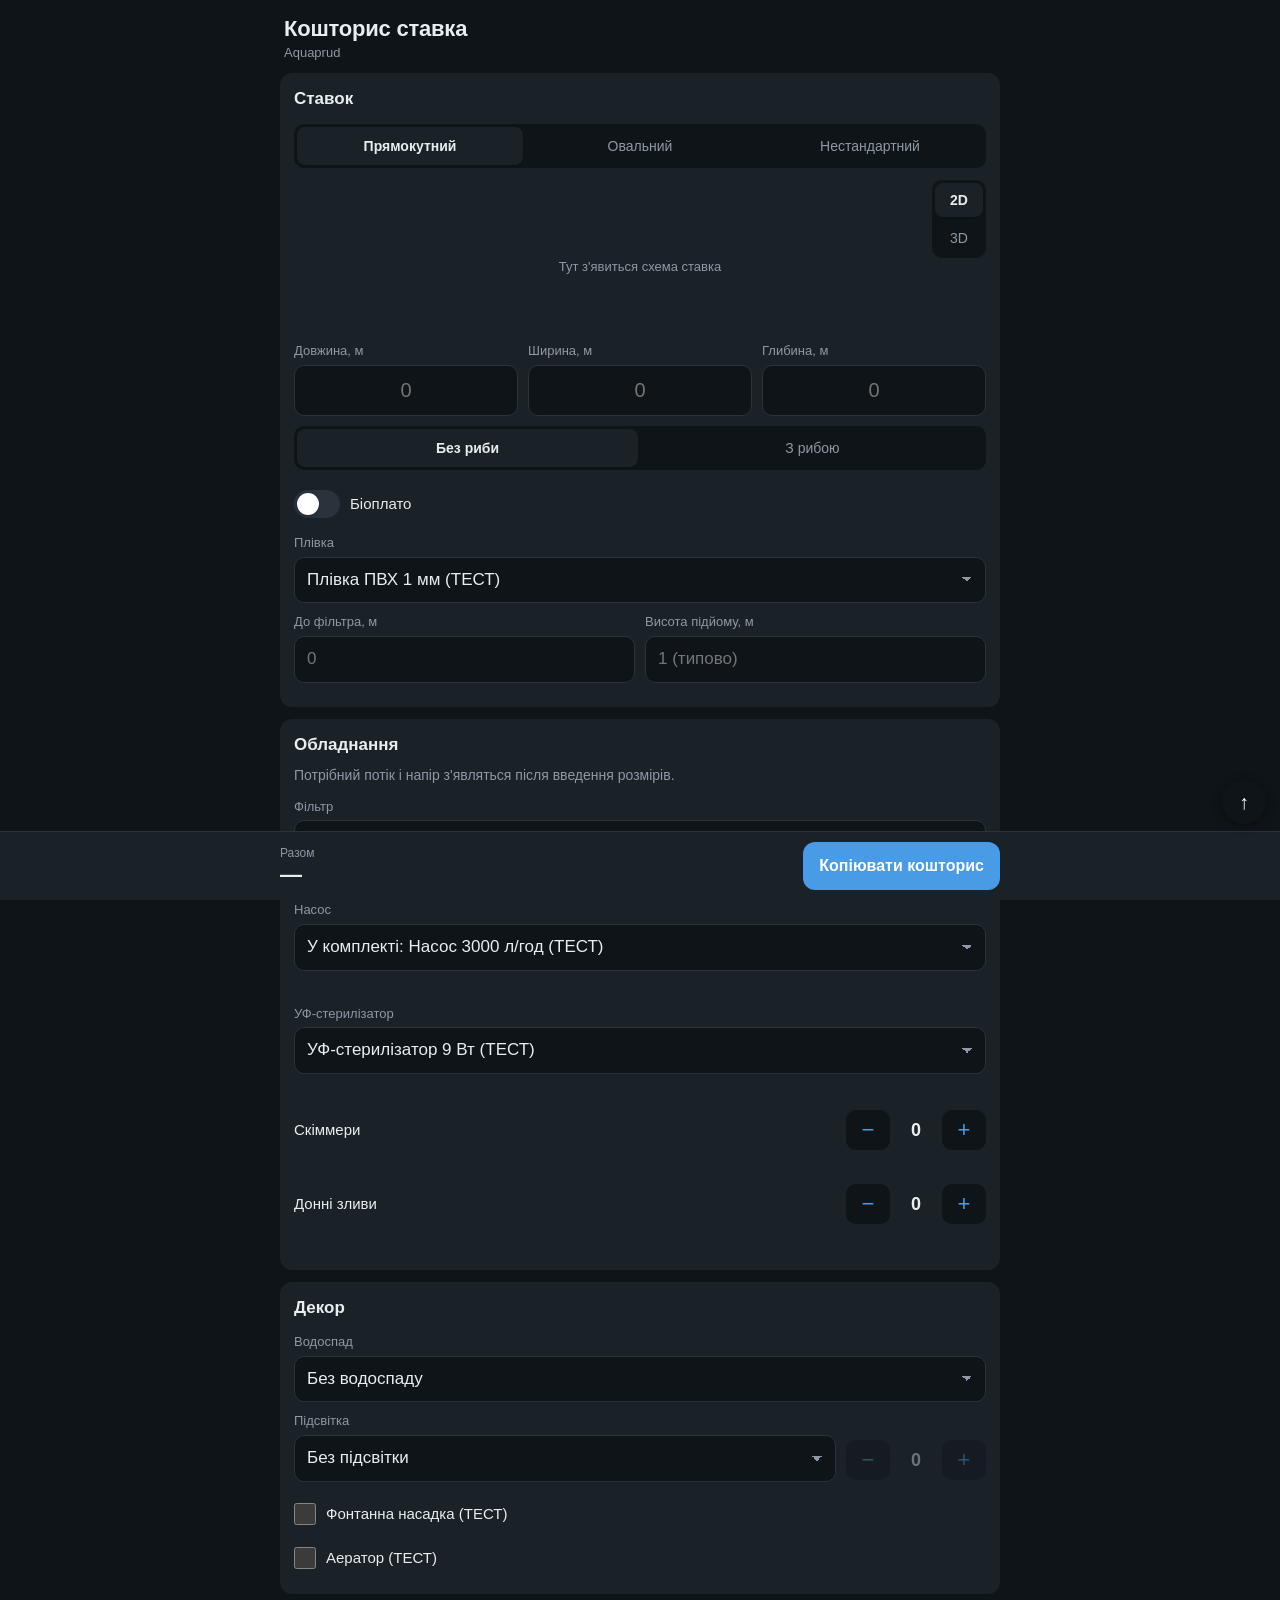
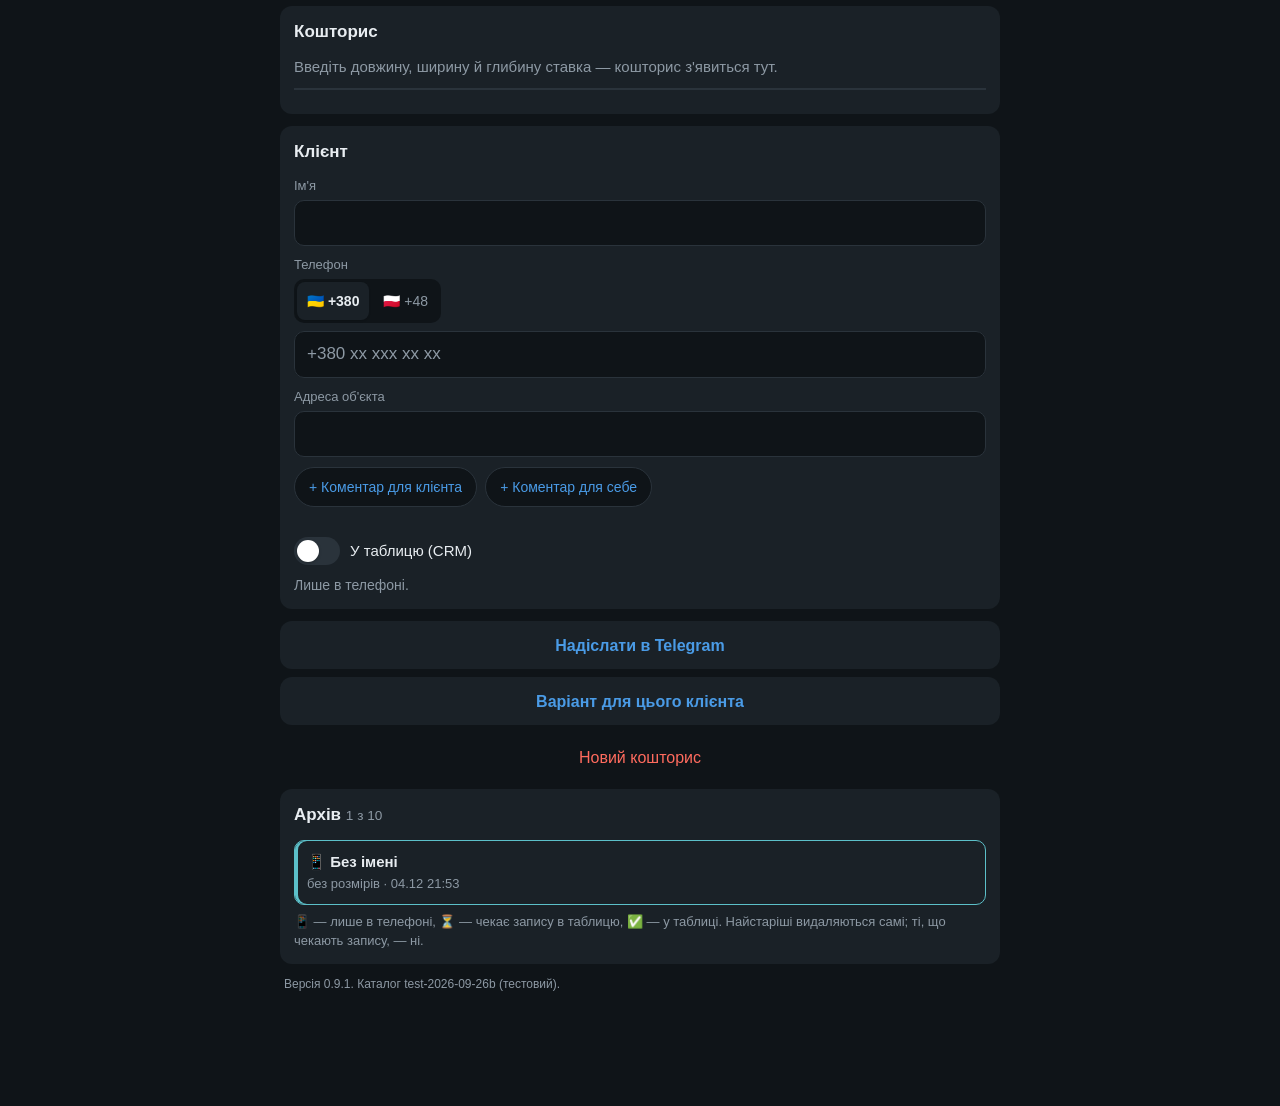
<file: miniapp/index.html>
<!doctype html>
<html lang="uk">
<head>
  <meta charset="utf-8">
  <!-- width=device-width — адаптація під будь-який екран. Щипок дозволено (D45), подвійне натискання вимкнене в CSS -->
  <meta name="viewport" content="width=device-width, initial-scale=1, viewport-fit=cover">
  <meta name="format-detection" content="telephone=no">
  <title>Aquaprud — кошторис ставка</title>
  <!-- SDK Telegram Mini Apps: дає Telegram.WebApp (тема, кнопки, вібровідгук) -->
  <script src="https://telegram.org/js/telegram-web-app.js"></script>
  <!-- ?v=N — версія файлу: змінюємо при кожному оновленні, бо Telegram кешує Mini App -->
  <link rel="stylesheet" href="css/style.css?v=15">
  <!-- Тема (v0.7.1) — до першого малювання, щоб екран не блимав світлим: читаємо з чернетки (ключ — CONFIG.DRAFT_KEY) -->
  <script>
    (function () {
      var t = 'dark';                                         // за замовчуванням — темна
      try { var d = JSON.parse(localStorage.getItem('aquaprud_draft_v1') || 'null'); if (d && d.service && d.service.theme) t = d.service.theme; } catch (e) {}
      document.documentElement.setAttribute('data-theme', t === 'light' || t === 'system' ? t : 'dark');
    })();
  </script>
</head>
<body>
  <header class="head">
    <h1 id="appTitle" class="head__title">Кошторис ставка</h1>
    <p class="head__sub">Aquaprud</p>
  </header>

  <div id="loadError" class="banner banner--error" hidden></div>
  <!-- v0.8.0: «Завантаження прайсу…», далі — збережена копія прайсу або помилки в таблиці -->
  <div id="loadNote" class="banner banner--note" role="status">Завантаження прайсу…</div>

  <main id="app" hidden>
    <!-- Блок 1: параметри ставка -->
    <section class="block" aria-labelledby="h-pond">
      <h2 id="h-pond" class="block__title">Ставок</h2>

      <div class="seg" role="group" aria-label="Форма ставка">
        <button type="button" class="seg__btn" data-shape="rect">Прямокутний</button>
        <button type="button" class="seg__btn" data-shape="oval">Овальний</button>
        <button type="button" class="seg__btn" data-shape="custom">Нестандартний</button>
      </div>

      <!-- Схема ставка: 2D (вид зверху) або 3D (4 ракурси по діагоналі) -->
      <div id="scene" class="scene">
        <svg id="sketch" class="sketch" viewBox="0 0 320 178" role="img" aria-label="Схема ставка"></svg>
        <!-- Розміри в 3D — поверх схеми зліва вгорі; креслення його обходить (sketch3d.js) -->
        <p id="sceneCaption" class="scene__caption" hidden></p>
        <div class="seg scene__mode" role="group" aria-label="Вид схеми">
          <button type="button" class="seg__btn" data-scene="2d">2D</button>
          <button type="button" class="seg__btn" data-scene="3d">3D</button>
        </div>
        <div id="sceneDots" class="scene__dots" aria-hidden="true" hidden><i></i><i></i><i></i><i></i></div>
        <div id="sceneNav" class="scene__nav" hidden>
          <button type="button" class="scene__arrow" data-rotate="-1" aria-label="Попередній ракурс">
            <svg viewBox="0 0 24 24" aria-hidden="true"><path d="M14.5 5.5 8 12l6.5 6.5"/></svg>
          </button>
          <button type="button" class="scene__arrow" data-rotate="1" aria-label="Наступний ракурс">
            <svg viewBox="0 0 24 24" aria-hidden="true"><path d="M9.5 5.5 16 12l-6.5 6.5"/></svg>
          </button>
        </div>
      </div>

      <!-- Сходинки (Про-режим, D46): вмикаються в службовій панелі; точки обирають натисканням на 2D-схемі -->
      <div id="stepsBox" class="steps" hidden>
        <div class="counter" id="levelsCounter">
          <span class="counter__label">Рівні <span id="levelsHint" class="steps__muted"></span></span>
          <button type="button" class="counter__btn" data-levels="-1" aria-label="Менше рівнів">−</button>
          <output id="levels" class="counter__value">1</output>
          <button type="button" class="counter__btn" data-levels="1" aria-label="Більше рівнів">+</button>
        </div>
        <p id="stepsUnavailable" class="steps__note" hidden></p>
        <div id="stepEditor" hidden>
          <div id="stepTabs" class="seg" role="group" aria-label="Сходинка"></div>
          <div class="seg" role="group" aria-label="Тип сходинки">
            <button type="button" class="seg__btn" data-steptype="shelf">Полиця</button>
            <button type="button" class="seg__btn" data-steptype="platform">Платформа</button>
            <button type="button" class="seg__btn" data-steptype="corner">Від кута</button>
          </div>
          <div id="stepEdgeSeg" class="seg" role="group" aria-label="Край сходинки">
            <button type="button" class="seg__btn" data-stepedge="straight">Прямі</button>
            <button type="button" class="seg__btn" data-stepedge="round">Округлі</button>
          </div>
          <p id="stepHint" class="steps__note"></p>
          <div class="grid3 steps__fields">
            <label class="field" id="fWc"><span class="field__label" id="fWcLabel">Ширина, м</span>
              <input id="stepWc" class="input" inputmode="decimal" autocomplete="off"></label>
            <label class="field" id="fWe"><span class="field__label">На кінцях, м</span>
              <input id="stepWe" class="input" inputmode="decimal" autocomplete="off"></label>
            <label class="field" id="fA"><span class="field__label">Довжина, м</span>
              <input id="stepA" class="input" inputmode="decimal" autocomplete="off"></label>
            <label class="field" id="fB"><span class="field__label">Ширина, м</span>
              <input id="stepB" class="input" inputmode="decimal" autocomplete="off"></label>
            <label class="field"><span class="field__label">Глибина, см</span>
              <input id="stepDepth" class="input" inputmode="decimal" autocomplete="off"></label>
          </div>
          <p id="stepResult" class="steps__result"></p>
          <ul id="stepIssues" class="warnings"></ul>
          <button id="splitDepths" type="button" class="chip">Поділити глибину порівну</button>
        </div>
      </div>

      <div class="grid3">
        <label class="field"><span class="field__label">Довжина, м</span>
          <input id="L" class="input" inputmode="decimal" autocomplete="off" placeholder="0"></label>
        <label class="field"><span class="field__label">Ширина, м</span>
          <input id="W" class="input" inputmode="decimal" autocomplete="off" placeholder="0"></label>
        <label class="field"><span class="field__label">Глибина, м</span>
          <input id="D" class="input" inputmode="decimal" autocomplete="off" placeholder="0"></label>
      </div>

      <div class="seg" role="group" aria-label="Риба">
        <button type="button" class="seg__btn" data-fish="0">Без риби</button>
        <button type="button" class="seg__btn" data-fish="1">З рибою</button>
      </div>

      <!-- Біоплато (v0.7.1): 1–4 ділянки Bio-N, кожна на всю сторону ставка; кількість — праворуч від перемикача.
           Натискати можна на перемикач і на саме слово, але не правіше від нього -->
      <div class="switch">
        <label class="switch__control">
          <input id="bio" type="checkbox">
          <span class="switch__track" aria-hidden="true"></span>
          <span class="switch__text">Біоплато</span>
        </label>
        <!-- Кількість Bio: «−» з 1 вимикає біоплато; прибране «−» пам'ятається й повертається «+» -->
        <div id="bioCounter" class="counter counter--inline" hidden>
          <button type="button" class="counter__btn" data-biocount="-1" aria-label="Менше ділянок біоплато">−</button>
          <output id="bioCount" class="counter__value">1</output>
          <button type="button" class="counter__btn" data-biocount="1" aria-label="Більше ділянок біоплато">+</button>
        </div>
      </div>
      <!-- Плавне розкриття: висота анімується (UI.setCollapse); кожен рядок Bio — теж -->
      <div id="bioFields" class="collapse">
        <div class="collapse__inner">
          <p class="bio-hint">Ширина від краю ставка, м × довжина сторони; ‹ › — інша сторона</p>
          <div class="bio-rows">
            <div id="bioRow1" class="collapse bio-row-box">
              <div class="collapse__inner">
                <div class="bio-row">
                  <span class="bio-row__name">Bio-1</span>
                  <input id="bioW1" class="input bio-row__w" inputmode="decimal" autocomplete="off" placeholder="ширина" aria-label="Bio-1: ширина від краю ставка, м">
                  <span id="bioLen1" class="bio-row__len" aria-live="polite">× — м</span>
                  <div class="bio-side">
                    <button type="button" class="bio-side__btn" data-biomove="0" data-d="-1" aria-label="Bio-1: на іншу сторону проти годинникової стрілки">
                      <svg viewBox="0 0 24 24" aria-hidden="true"><path d="M14.5 5.5 8 12l6.5 6.5"/></svg>
                    </button>
                    <button type="button" class="bio-side__btn" data-biomove="0" data-d="1" aria-label="Bio-1: на іншу сторону за годинниковою стрілкою">
                      <svg viewBox="0 0 24 24" aria-hidden="true"><path d="M9.5 5.5 16 12l-6.5 6.5"/></svg>
                    </button>
                  </div>
                  <span id="bioSideLabel1" class="vh" aria-live="polite"></span>
                </div>
              </div>
            </div>
            <div id="bioRow2" class="collapse bio-row-box">
              <div class="collapse__inner">
                <div class="bio-row">
                  <span class="bio-row__name">Bio-2</span>
                  <input id="bioW2" class="input bio-row__w" inputmode="decimal" autocomplete="off" placeholder="ширина" aria-label="Bio-2: ширина від краю ставка, м">
                  <span id="bioLen2" class="bio-row__len" aria-live="polite">× — м</span>
                  <div class="bio-side">
                    <button type="button" class="bio-side__btn" data-biomove="1" data-d="-1" aria-label="Bio-2: на іншу сторону проти годинникової стрілки">
                      <svg viewBox="0 0 24 24" aria-hidden="true"><path d="M14.5 5.5 8 12l6.5 6.5"/></svg>
                    </button>
                    <button type="button" class="bio-side__btn" data-biomove="1" data-d="1" aria-label="Bio-2: на іншу сторону за годинниковою стрілкою">
                      <svg viewBox="0 0 24 24" aria-hidden="true"><path d="M9.5 5.5 16 12l-6.5 6.5"/></svg>
                    </button>
                  </div>
                  <span id="bioSideLabel2" class="vh" aria-live="polite"></span>
                </div>
              </div>
            </div>
            <div id="bioRow3" class="collapse bio-row-box">
              <div class="collapse__inner">
                <div class="bio-row">
                  <span class="bio-row__name">Bio-3</span>
                  <input id="bioW3" class="input bio-row__w" inputmode="decimal" autocomplete="off" placeholder="ширина" aria-label="Bio-3: ширина від краю ставка, м">
                  <span id="bioLen3" class="bio-row__len" aria-live="polite">× — м</span>
                  <div class="bio-side">
                    <button type="button" class="bio-side__btn" data-biomove="2" data-d="-1" aria-label="Bio-3: на іншу сторону проти годинникової стрілки">
                      <svg viewBox="0 0 24 24" aria-hidden="true"><path d="M14.5 5.5 8 12l6.5 6.5"/></svg>
                    </button>
                    <button type="button" class="bio-side__btn" data-biomove="2" data-d="1" aria-label="Bio-3: на іншу сторону за годинниковою стрілкою">
                      <svg viewBox="0 0 24 24" aria-hidden="true"><path d="M9.5 5.5 16 12l-6.5 6.5"/></svg>
                    </button>
                  </div>
                  <span id="bioSideLabel3" class="vh" aria-live="polite"></span>
                </div>
              </div>
            </div>
            <div id="bioRow4" class="collapse bio-row-box">
              <div class="collapse__inner">
                <div class="bio-row">
                  <span class="bio-row__name">Bio-4</span>
                  <input id="bioW4" class="input bio-row__w" inputmode="decimal" autocomplete="off" placeholder="ширина" aria-label="Bio-4: ширина від краю ставка, м">
                  <span id="bioLen4" class="bio-row__len" aria-live="polite">× — м</span>
                  <div class="bio-side">
                    <button type="button" class="bio-side__btn" data-biomove="3" data-d="-1" aria-label="Bio-4: на іншу сторону проти годинникової стрілки">
                      <svg viewBox="0 0 24 24" aria-hidden="true"><path d="M14.5 5.5 8 12l6.5 6.5"/></svg>
                    </button>
                    <button type="button" class="bio-side__btn" data-biomove="3" data-d="1" aria-label="Bio-4: на іншу сторону за годинниковою стрілкою">
                      <svg viewBox="0 0 24 24" aria-hidden="true"><path d="M9.5 5.5 16 12l-6.5 6.5"/></svg>
                    </button>
                  </div>
                  <span id="bioSideLabel4" class="vh" aria-live="polite"></span>
                </div>
              </div>
            </div>
          </div>
          <div id="bioSumBox" class="collapse">
            <div class="collapse__inner"><p id="bioSum" class="bio-sum" aria-live="polite"></p></div>
          </div>
        </div>
      </div>

      <label class="field"><span class="field__label">Плівка</span>
        <select id="filmId" class="input"></select></label>

      <div class="grid2">
        <label class="field"><span class="field__label">До фільтра, м</span>
          <input id="distance" class="input" inputmode="decimal" autocomplete="off" placeholder="0"></label>
        <label class="field"><span class="field__label">Висота підйому, м</span>
          <input id="lift" class="input" inputmode="decimal" autocomplete="off"></label>
      </div>

      <dl id="stats" class="stats" hidden></dl>
    </section>

    <!-- Блок 2: обладнання з автопідбором -->
    <section class="block" aria-labelledby="h-equip">
      <h2 id="h-equip" class="block__title">Обладнання</h2>
      <p id="needInfo" class="need"></p>

      <div class="pick" data-key="filterId">
        <label class="field"><span class="field__label">Фільтр</span>
          <select id="filterId" class="input"></select></label>
        <div class="pick__note"></div>
      </div>
      <div class="pick" data-key="pumpId">
        <label class="field"><span class="field__label">Насос</span>
          <select id="pumpId" class="input"></select></label>
        <div class="pick__note"></div>
      </div>
      <div class="pick" data-key="uvId">
        <label class="field"><span class="field__label">УФ-стерилізатор</span>
          <select id="uvId" class="input"></select></label>
        <div class="pick__note"></div>
      </div>

      <div class="pick" data-key="skimmers">
        <div class="counter">
          <span class="counter__label">Скіммери</span>
          <button type="button" class="counter__btn" data-step="skimmers" data-d="-1" aria-label="Менше скіммерів">−</button>
          <output id="skimmers" class="counter__value">0</output>
          <button type="button" class="counter__btn" data-step="skimmers" data-d="1" aria-label="Більше скіммерів">+</button>
        </div>
        <div class="pick__note"></div>
      </div>
      <div class="pick" data-key="drains">
        <div class="counter">
          <span class="counter__label">Донні зливи</span>
          <button type="button" class="counter__btn" data-step="drains" data-d="-1" aria-label="Менше донних зливів">−</button>
          <output id="drains" class="counter__value">0</output>
          <button type="button" class="counter__btn" data-step="drains" data-d="1" aria-label="Більше донних зливів">+</button>
        </div>
        <div class="pick__note"></div>
      </div>
    </section>

    <!-- Блок 3: декор -->
    <section class="block" aria-labelledby="h-decor">
      <h2 id="h-decor" class="block__title">Декор</h2>
      <label class="field"><span class="field__label">Водоспад</span>
        <select id="waterfallId" class="input"></select></label>
      <div class="grid-light">
        <label class="field"><span class="field__label">Підсвітка</span>
          <select id="lightId" class="input"></select></label>
        <!-- Кількість активна лише з вибраною моделлю; «без підсвітки» — 0 і блідо -->
        <div id="lightsCounter" class="counter counter--compact">
          <button type="button" class="counter__btn" data-step="lights" data-d="-1" aria-label="Менше світильників">−</button>
          <output id="lights" class="counter__value">0</output>
          <button type="button" class="counter__btn" data-step="lights" data-d="1" aria-label="Більше світильників">+</button>
        </div>
      </div>
      <div id="extras" class="checks"></div>
    </section>

    <!-- Результат -->
    <section class="block" aria-labelledby="h-est">
      <h2 id="h-est" class="block__title">Кошторис</h2>
      <p id="emptyHint" class="hint">Введіть довжину, ширину й глибину ставка — кошторис з'явиться тут.</p>
      <ul id="warnings" class="warnings"></ul>
      <div id="lines"></div>
      <dl id="totals" class="totals"></dl>
    </section>

    <!-- Дані клієнта -->
    <section class="block" aria-labelledby="h-client">
      <h2 id="h-client" class="block__title">Клієнт</h2>
      <label class="field"><span class="field__label">Ім'я</span>
        <input id="clientName" class="input" autocomplete="off"></label>
      <!-- Телефон: вибір країни + маска «х», що показує, скільки цифр лишилось -->
      <div class="field">
        <span id="phoneLabel" class="field__label">Телефон</span>
        <div class="seg seg--compact" role="group" aria-label="Країна номера">
          <button type="button" class="seg__btn" data-country="UA">🇺🇦 +380</button>
          <button type="button" class="seg__btn" data-country="PL">🇵🇱 +48</button>
        </div>
        <div class="mask">
          <div class="mask__ghost" aria-hidden="true"><span id="phoneTyped" class="mask__typed"></span><span id="phoneRest"></span></div>
          <input id="clientPhone" class="input mask__input" type="tel" inputmode="tel" autocomplete="off"
            aria-labelledby="phoneLabel" aria-describedby="phoneHint">
        </div>
        <span id="phoneHint" class="field__hint" hidden></span>
      </div>
      <label class="field"><span class="field__label">Адреса об'єкта</span>
        <input id="clientAddress" class="input" autocomplete="off"></label>

      <!-- Коментарі необов'язкові: поле з'являється лише на вимогу -->
      <div class="note-add">
        <button type="button" class="chip" data-note="clientComment">+ Коментар для клієнта</button>
        <button type="button" class="chip" data-note="comment">+ Коментар для себе</button>
      </div>
      <div id="clientCommentBox" class="collapse">
        <div class="collapse__inner">
          <div class="field">
            <div class="field__row">
              <label for="clientComment" class="field__label">Коментар для клієнта</label>
              <button type="button" class="linkbtn" data-note-remove="clientComment">Прибрати</button>
            </div>
            <textarea id="clientComment" class="input input--area" rows="3" aria-describedby="clientCommentHint"></textarea>
            <span id="clientCommentHint" class="field__hint field__hint--muted">Буде в тексті кошторису, який отримає клієнт.</span>
          </div>
        </div>
      </div>
      <div id="commentBox" class="collapse">
        <div class="collapse__inner">
          <div class="field">
            <div class="field__row">
              <label for="comment" class="field__label">Коментар для себе</label>
              <button type="button" class="linkbtn" data-note-remove="comment">Прибрати</button>
            </div>
            <textarea id="comment" class="input input--area" rows="3" aria-describedby="commentHint"></textarea>
            <span id="commentHint" class="field__hint field__hint--muted">Лише для вас: клієнт його не побачить.</span>
          </div>
        </div>
      </div>

      <!-- Запис у CRM (v0.9.0, A4): лише за прапорцем і з ім'ям клієнта; без зв'язку — черга -->
      <div class="switch crm-switch">
        <label class="switch__control">
          <input id="crmToggle" type="checkbox" aria-describedby="crmStatus">
          <span class="switch__track" aria-hidden="true"></span>
          <span class="switch__text">У таблицю (CRM)</span>
        </label>
      </div>
      <p id="crmStatus" class="hint crm-status" aria-live="polite"></p>
    </section>

    <div class="actions">
      <button id="btnShare" type="button" class="btn btn--secondary">Надіслати в Telegram</button>
      <button id="btnVariant" type="button" class="btn btn--secondary">Варіант для цього клієнта</button>
      <button id="btnReset" type="button" class="btn btn--ghost">Новий кошторис</button>
    </div>

    <!-- Архів кошторисів у телефоні (v0.9.0): натискання — відкрити -->
    <section class="block" aria-labelledby="h-archive">
      <h2 id="h-archive" class="block__title">Архів <span id="archiveCount" class="archive__count"></span></h2>
      <div id="archiveList" class="archive"></div>
      <p class="hint archive__hint">📱 — лише в телефоні, ⏳ — чекає запису в таблицю, ✅ — у таблиці. Найстаріші видаляються самі; ті, що чекають запису, — ні.</p>
    </section>
    <p id="footer" class="footer"></p>
  </main>

  <!-- Кнопка «вгору / в кінець» (v0.9.1): з'являється при швидкій прокрутці -->
  <button id="scrollFab" class="scroll-fab" type="button" aria-label="Прокрутити"></button>

  <!-- Нижня панель: підсумок завжди під пальцем -->
  <div id="totalBar" class="totalbar" hidden>
    <div class="totalbar__sum">
      <span id="totalLabel" class="totalbar__label">Разом</span>
      <strong id="totalValue" class="totalbar__value">—</strong>
    </div>
    <button id="btnCopy" type="button" class="btn btn--primary">Копіювати кошторис</button>
  </div>

  <!-- Службова панель: відкривається довгим натисканням на заголовок (або з меню «⋮», якщо Telegram його покаже) -->
  <div id="service" class="sheet" hidden>
    <div class="sheet__card" role="dialog" aria-modal="true" aria-labelledby="h-service">
      <h2 id="h-service" class="block__title">Службові налаштування</h2>
      <div class="svc-row counter">
        <span id="laborLabel" class="counter__label">Роботи, %</span>
        <button type="button" class="counter__btn" data-svc="labor_pct" data-d="-10" aria-label="Мінус 10%">−</button>
        <output id="laborPct" class="counter__value">100</output>
        <button type="button" class="counter__btn" data-svc="labor_pct" data-d="10" aria-label="Плюс 10%">+</button>
      </div>
      <div class="svc-row counter">
        <span class="counter__label">Націнка / знижка, %</span>
        <button type="button" class="counter__btn" data-svc="markup_pct" data-d="-5" aria-label="Мінус 5%">−</button>
        <output id="markupPct" class="counter__value">0</output>
        <button type="button" class="counter__btn" data-svc="markup_pct" data-d="5" aria-label="Плюс 5%">+</button>
      </div>
      <div class="svc-row switch">
        <label class="switch__control">
          <input id="hidePrices" type="checkbox">
          <span class="switch__track" aria-hidden="true"></span>
          <span class="switch__text">Приховати ціни на екрані</span>
        </label>
      </div>
      <div class="svc-row switch">
        <label class="switch__control">
          <input id="proSteps" type="checkbox">
          <span class="switch__track" aria-hidden="true"></span>
          <span class="switch__text">Сходинки (Про-режим)</span>
        </label>
      </div>
      <!-- Укіс стінок (D61; v0.7.1 — у градусах): 90° — вертикальні стінки, від 30° до 90°. Задається один раз
           і діє в усіх кошторисах, «Новий кошторис» його не скидає. Підйоми між сходинками — завжди вертикальні (D63) -->
      <div class="svc-row">
        <div class="counter">
          <label for="slopeDeg" class="counter__label">Укіс стінок ставка, °</label>
          <button type="button" id="slopeMinus" class="counter__btn" data-slope="-1" aria-label="Мінус 1°">−</button>
          <input id="slopeDeg" class="counter__value counter__input" type="text" inputmode="decimal" autocomplete="off" aria-describedby="slopeHint">
          <button type="button" id="slopePlus" class="counter__btn" data-slope="1" aria-label="Плюс 1°">+</button>
        </div>
        <p id="slopeHint" class="slope__hint">90° — вертикальні стінки (максимум), найменше — 30°. Зараз: <span id="slopeRatio">1 : 0</span>. Діє в усіх кошторисах, доки не зміните. Підйоми між сходинками — завжди 90°.</p>
      </div>
      <!-- Біоплато на схемі (D56): «Разом» — впритул до ставка, одне дзеркало; на розрахунок не впливає -->
      <div class="svc-row">
        <span id="bioJoinLabel" class="svc-row__label">Біоплато на схемі</span>
        <div class="seg" role="group" aria-labelledby="bioJoinLabel">
          <button type="button" class="seg__btn" data-biojoin="1">Разом</button>
          <button type="button" class="seg__btn" data-biojoin="0">Окремо</button>
        </div>
      </div>
      <div class="svc-row">
        <span id="fontLabel" class="svc-row__label">Розмір тексту</span>
        <div class="seg" role="group" aria-labelledby="fontLabel">
          <button type="button" class="seg__btn" data-font="1">Звичайний</button>
          <button type="button" class="seg__btn" data-font="1.15">Великий</button>
          <button type="button" class="seg__btn" data-font="1.3">Найбільший</button>
        </div>
      </div>
      <!-- Тема (v0.7.1): «Система» — кольори Telegram (поза ним — теми телефона); за замовчуванням — темна -->
      <div class="svc-row">
        <span id="themeLabel" class="svc-row__label">Тема інтерфейсу</span>
        <div class="seg" role="group" aria-labelledby="themeLabel">
          <button type="button" class="seg__btn" data-theme-opt="dark">Темна</button>
          <button type="button" class="seg__btn" data-theme-opt="light">Світла</button>
          <button type="button" class="seg__btn" data-theme-opt="system">Система</button>
        </div>
      </div>
      <button id="serviceDone" type="button" class="btn btn--primary">Готово</button>
    </div>
  </div>

  <!-- Порядок важливий: конфіг → дані → ядро → API → інтерфейс → запуск -->
  <script src="js/config.js?v=15"></script>
  <script src="../data/catalog.sample.js?v=15"></script>
  <script src="../core/calc.js?v=15"></script>
  <script src="../core/format.js?v=15"></script>
  <script src="../core/pondgeo.js?v=15"></script>
  <script src="../core/stairs.js?v=15"></script>
  <script src="../core/slope.js?v=15"></script>
  <script src="../core/estimate.js?v=15"></script>
  <script src="js/api.js?v=15"></script>
  <script src="js/ui.js?v=15"></script>
  <script src="js/sketch3d.js?v=15"></script>
  <script src="js/app.js?v=15"></script>
</body>
</html>
</file>
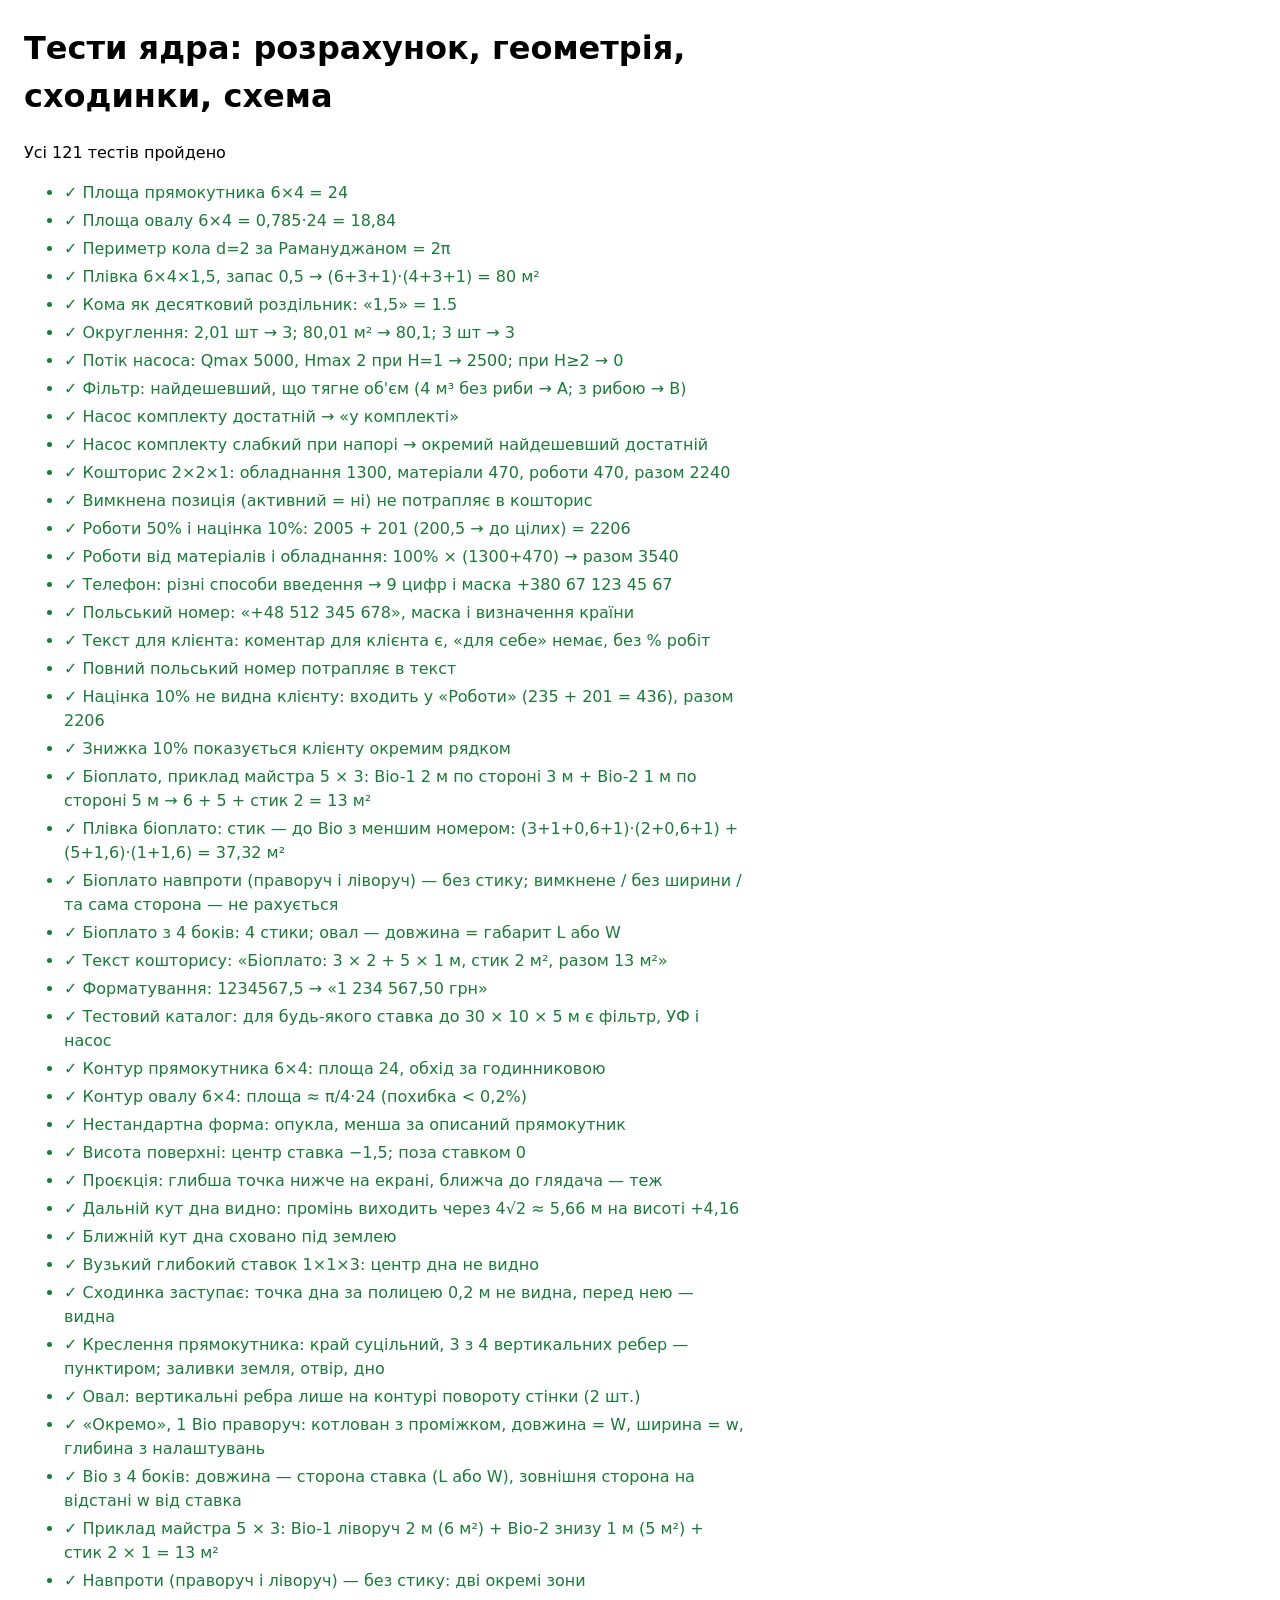
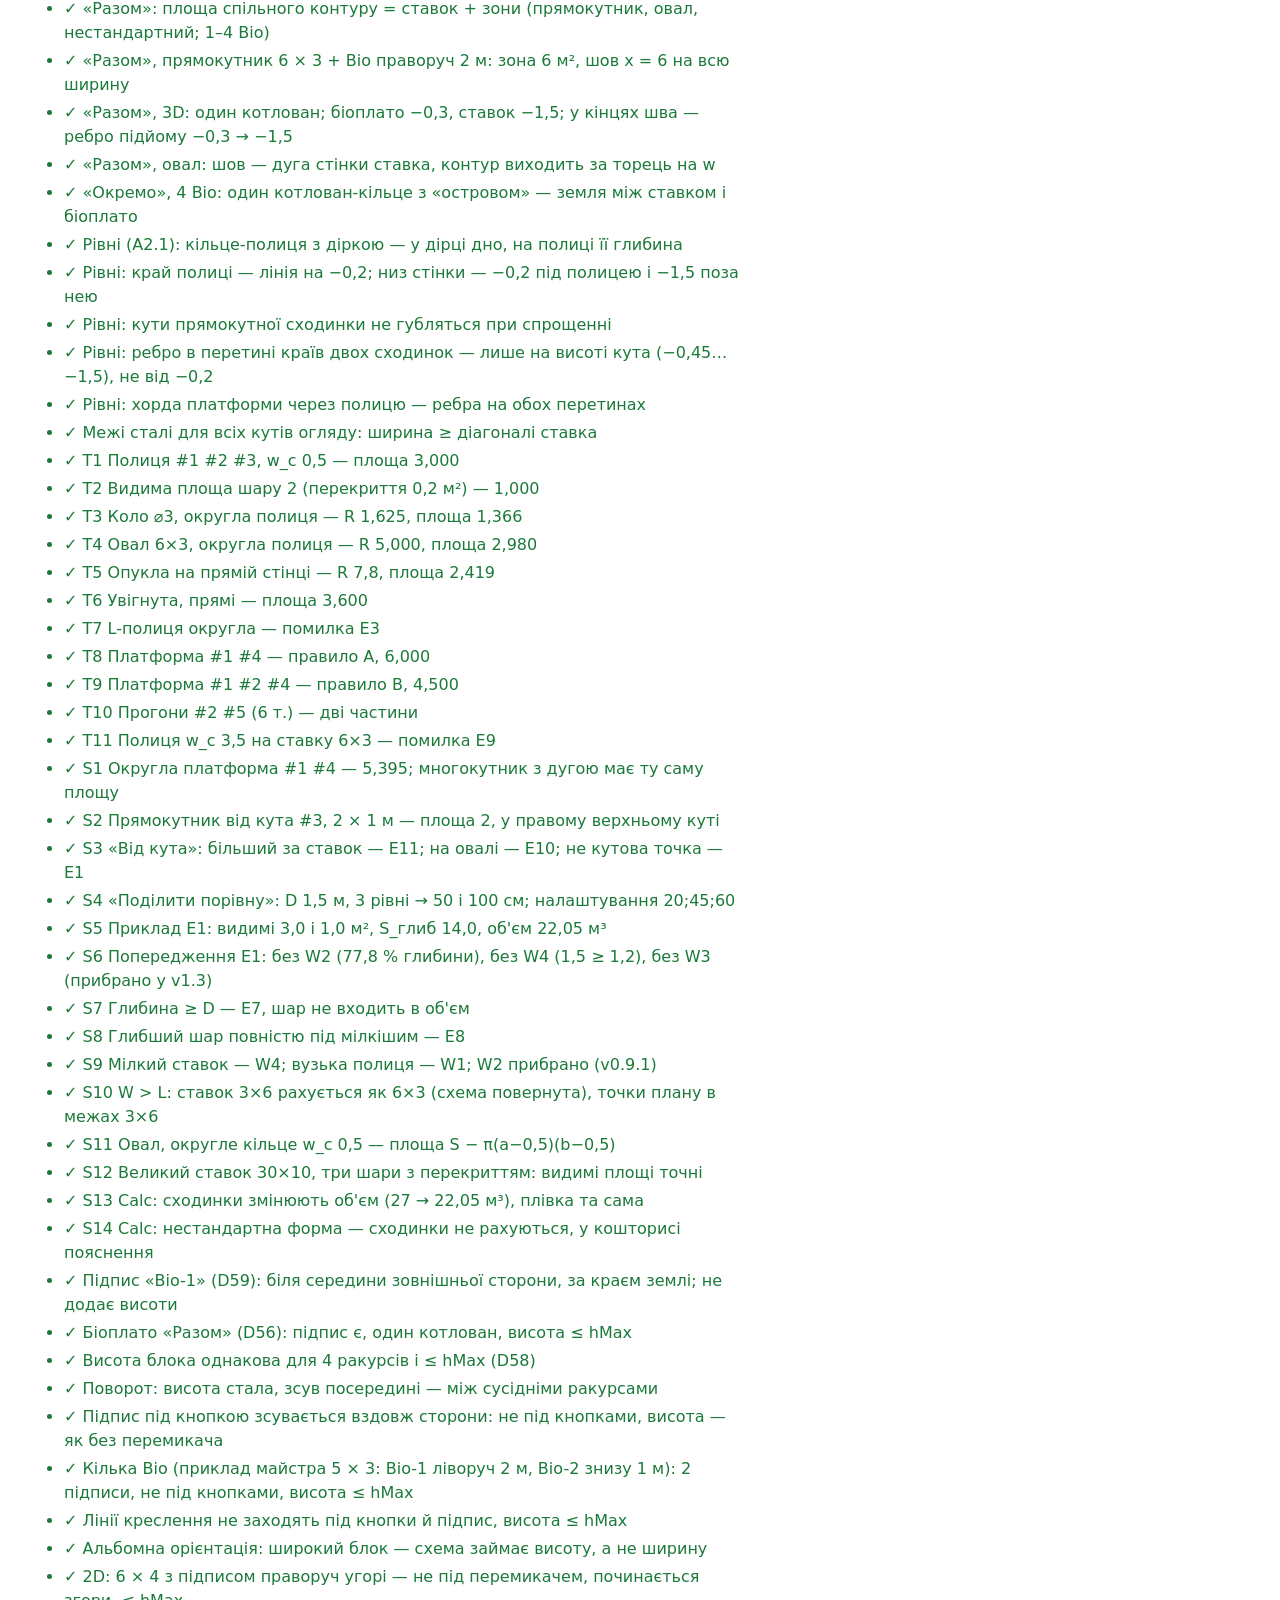
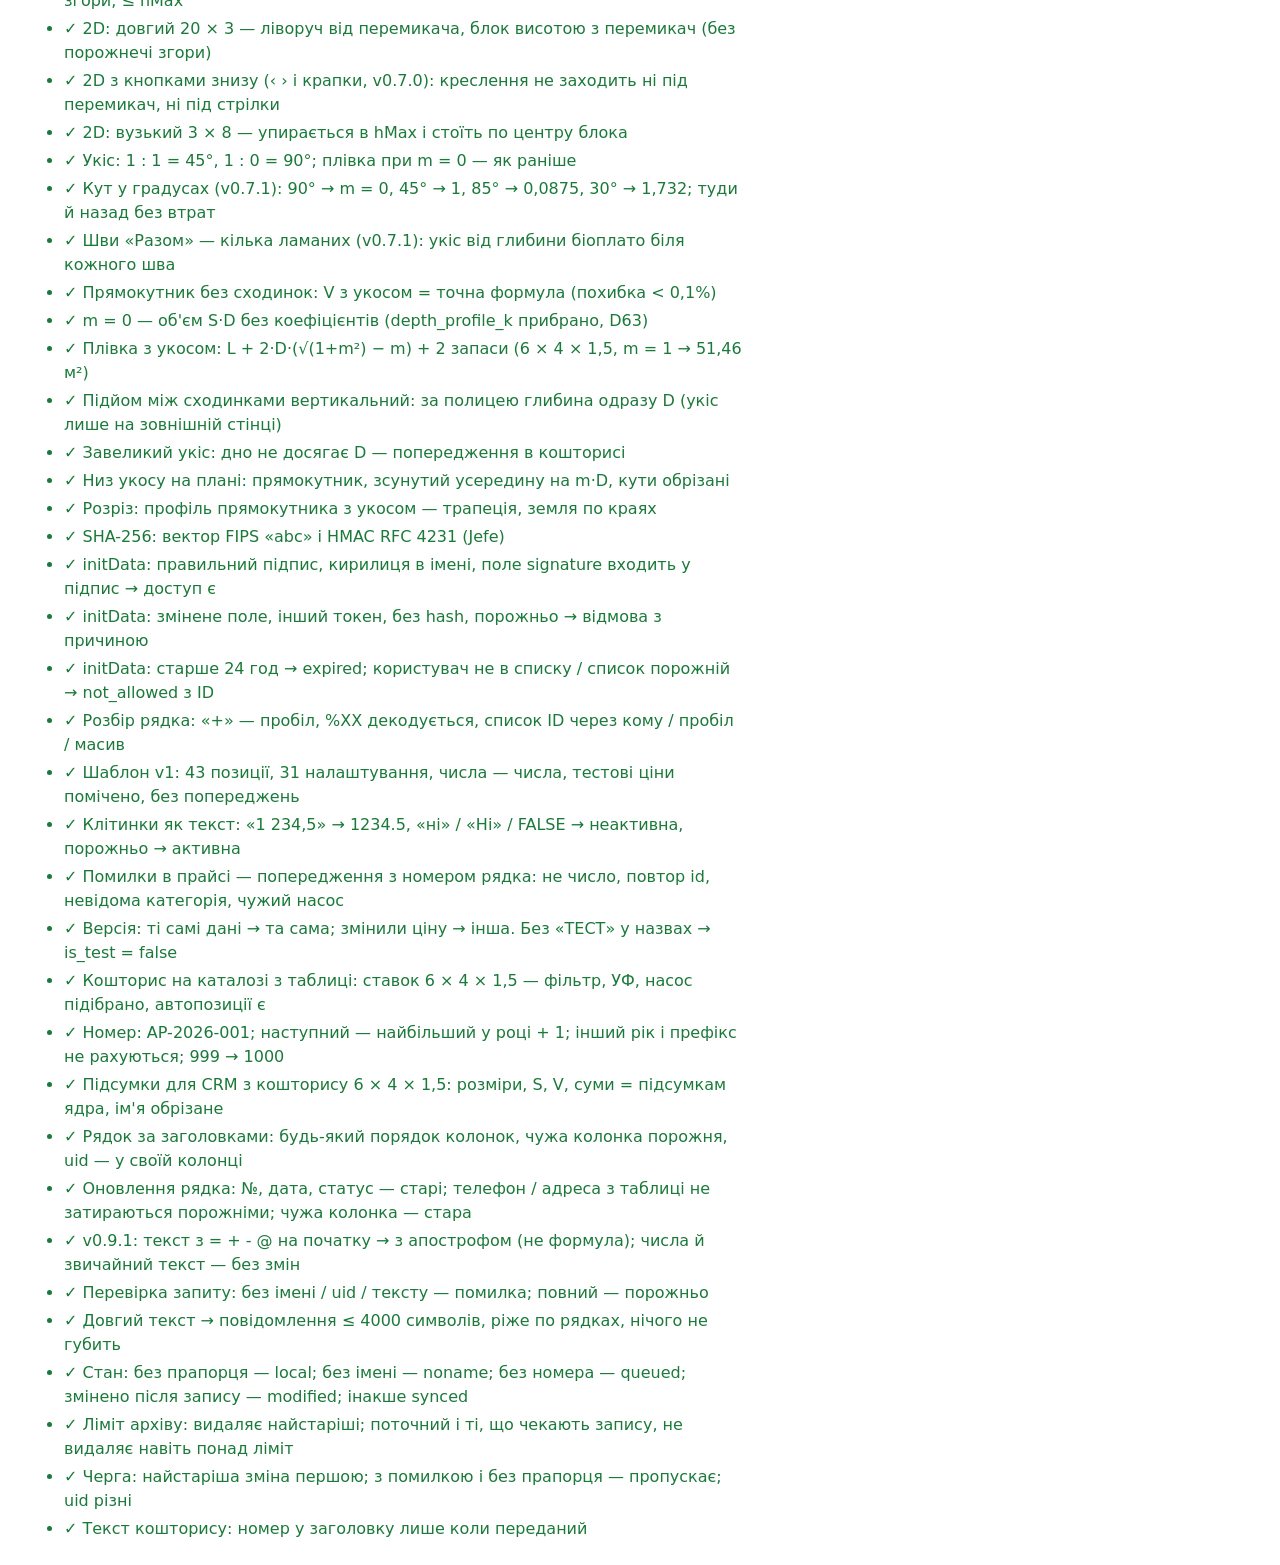
<file: tests/tests.html>
<!doctype html>
<html lang="uk">
<head>
  <meta charset="utf-8">
  <meta name="viewport" content="width=device-width, initial-scale=1">
  <title>Тести ядра Aquaprud</title>
  <style>
    body { font: 16px/1.5 -apple-system, system-ui, sans-serif; margin: 24px; max-width: 720px; }
    li { margin: 4px 0; }
    .ok { color: #1b7a3a; }
    .fail { color: #b3261e; font-weight: 600; }
  </style>
</head>
<body>
  <h1>Тести ядра: розрахунок, геометрія, сходинки, схема</h1>
  <p id="summary">Запуск…</p>
  <ul id="list"></ul>

  <!-- Ті самі файли ядра, що й у застосунку -->
  <script src="../core/calc.js?v=14"></script>
  <script src="../core/format.js?v=14"></script>
  <script src="../core/pondgeo.js?v=14"></script>
  <script src="../core/stairs.js?v=14"></script>
  <script src="../core/slope.js?v=14"></script>
  <script src="../miniapp/js/sketch3d.js?v=14"></script>
  <script src="../miniapp/js/ui.js?v=14"></script>
  <script src="../data/catalog.sample.js?v=14"></script>
  <script src="calc.tests.js?v=14"></script>
  <script src="pondgeo.tests.js?v=14"></script>
  <script src="stairs.core.tests.js?v=14"></script>
  <script src="sketch3d.tests.js?v=14"></script>
  <script src="plan2d.tests.js?v=14"></script>
  <script src="slope.tests.js?v=14"></script>
  <!-- A3 (v0.8.0): доступ і каталог з таблиці; адаптер Apps Script (gas.tests.js) — лише в Node -->
  <script src="../core/auth.js?v=14"></script>
  <script src="../core/catalog.js?v=14"></script>
  <script src="sha256.js?v=14"></script>
  <script src="fixtures/sheet.sample.js?v=14"></script>
  <script src="auth.tests.js?v=14"></script>
  <script src="catalog.tests.js?v=14"></script>
  <script src="../core/estimate.js?v=14"></script>
  <script src="estimate.tests.js?v=14"></script>
  <script>
    // Запускаємо тести і показуємо результат списком
    // Ядро розрахунку (з тестовим каталогом) + геометрія 3D-схеми
    var results = CalcTests.run(Calc, Format, SAMPLE_CATALOG).concat(PondGeoTests.run(PondGeo))
      .concat(StairsTests.run(Stairs, Calc)).concat(Sketch3DTests.run(PondGeo, Sketch3D))
      .concat(Plan2DTests.run(UI))
      .concat(SlopeTests.run(Slope, Calc, PondGeo, { film_margin_m: 0.5, shape_k_oval: 0.785, bio_depth_m: 0.3 }))
      .concat(AuthTests.run(Auth, Sha256)).concat(CatalogTests.run(Catalog, Calc, SHEET_SAMPLE))
      .concat(EstimateTests.run(Estimate, Calc, Format, SAMPLE_CATALOG));
    var list = document.getElementById('list');
    results.forEach(function (r) {
      var li = document.createElement('li');
      li.className = r.ok ? 'ok' : 'fail';
      li.textContent = (r.ok ? '✓ ' : '✗ ') + r.name + (r.error ? ' — ' + r.error : '');
      list.appendChild(li);
    });
    var failed = results.filter(function (r) { return !r.ok; }).length;
    document.getElementById('summary').textContent = failed
      ? 'Є помилки: ' + failed + ' з ' + results.length
      : 'Усі ' + results.length + ' тестів пройдено';
  </script>
</body>
</html>
</file>
<file: miniapp/css/style.css>
/* ===== Токени: беремо кольори теми Telegram, а поза Telegram — власні запасні ===== */
:root {
  --fb-bg: #eef1f4;
  --fb-card: #ffffff;
  --fb-text: #16202a;
  --fb-hint: #6b7682;
  --fb-line: #dde3e9;
  --fb-button: #2d7fd3;
  --fb-button-text: #ffffff;
  --fb-danger: #c8372d;
  --water: #13707a;          /* глибока вода: схема ставка і «рекомендовано» */
  --water-fill: rgba(19, 112, 122, 0.16);
  --ground: #8a7a55;         /* земля навколо ставка на 3D-схемі */

  --bg: var(--tg-theme-secondary-bg-color, var(--fb-bg));
  --card: var(--tg-theme-section-bg-color, var(--tg-theme-bg-color, var(--fb-card)));
  --text: var(--tg-theme-text-color, var(--fb-text));
  --hint: var(--tg-theme-hint-color, var(--fb-hint));
  --line: var(--tg-theme-section-separator-color, var(--fb-line));
  --button: var(--tg-theme-button-color, var(--fb-button));
  --button-text: var(--tg-theme-button-text-color, var(--fb-button-text));
  --danger: var(--tg-theme-destructive-text-color, var(--fb-danger));

  --radius: 12px;
  --gap: 12px;
  --fs: 1; /* множник розміру тексту; змінюється в службовій панелі */
}

/* Темна тема поза Telegram (у Telegram кольори приходять із його теми) */
@media (prefers-color-scheme: dark) {
  :root {
    --fb-bg: #0f1418;
    --fb-card: #1a2127;
    --fb-text: #e8edf1;
    --fb-hint: #8d99a4;
    --fb-line: #2a333b;
    --water: #5cc0c9;
    --water-fill: rgba(92, 192, 201, 0.18);
    --ground: #b8a67c;
  }
}
/* Темна тема в Telegram: клас ставить app.js за Telegram.WebApp.colorScheme */
html.tg-dark { --water: #5cc0c9; --water-fill: rgba(92, 192, 201, 0.18); --ground: #b8a67c; }
/* Тема інтерфейсу (v0.7.1, службова панель): «Темна» / «Світла» — власні кольори замість кольорів Telegram;
   «Система» (data-theme="system") — як раніше: кольори Telegram, поза ним — тема телефона */
html[data-theme="dark"] {
  color-scheme: dark;
  --bg: #0f1418; --card: #1a2127; --text: #e8edf1; --hint: #8d99a4; --line: #2a333b;
  --button: #4a9be6; --button-text: #ffffff; --danger: #ff6b5e;
  --water: #5cc0c9; --water-fill: rgba(92, 192, 201, 0.18); --ground: #b8a67c;
}
html[data-theme="light"] {
  color-scheme: light;
  --bg: #eef1f4; --card: #ffffff; --text: #16202a; --hint: #6b7682; --line: #dde3e9;
  --button: #2d7fd3; --button-text: #ffffff; --danger: #c8372d;
  --water: #13707a; --water-fill: rgba(19, 112, 122, 0.16); --ground: #8a7a55;
}

/* ===== База ===== */
* { box-sizing: border-box; }
/* 5. Масштаб (D45): прокрутка і щипок дозволені, подвійне натискання — ні (швидкі «+/−» не збільшують екран) */
html { -webkit-text-size-adjust: 100%; touch-action: manipulation; }
button, label, input, select, textarea { touch-action: manipulation; }
body {
  margin: 0;
  padding: 0 12px calc(96px + env(safe-area-inset-bottom)); /* місце під нижню панель */
  background: var(--bg);
  color: var(--text);
  font: calc(15px * var(--fs))/1.45 -apple-system, BlinkMacSystemFont, "SF Pro Text", "Segoe UI", Roboto, sans-serif;
  -webkit-tap-highlight-color: transparent;
}
button, input, select, textarea { font: inherit; color: inherit; }
:focus-visible { outline: 2px solid var(--button); outline-offset: 2px; }
[hidden] { display: none !important; }

/* Планшети й широкі екрани: вміст по центру, не ширше 720 px (на телефоні — на всю ширину) */
.head, .banner, main { max-width: 720px; margin-left: auto; margin-right: auto; }

/* ===== Заголовок ===== */
.head { padding: 16px 4px 10px; user-select: none; -webkit-user-select: none; -webkit-touch-callout: none; }
.head__title { margin: 0; font-size: calc(22px * var(--fs)); line-height: 1.2; font-weight: 700; letter-spacing: -0.01em; }
.head__sub { margin: 2px 0 0; color: var(--hint); font-size: calc(13px * var(--fs)); }

/* ===== Банери ===== */
.banner { margin: 0 auto var(--gap); padding: 10px 12px; border-radius: var(--radius); font-size: calc(14px * var(--fs)); }
.banner--error { background: var(--card); color: var(--danger); border: 1px solid var(--danger); }
/* Інформаційний банер (v0.8.0): збережений прайс, помилки в таблиці */
.banner--note { background: var(--card); color: var(--hint); border: 1px solid var(--line); }

/* ===== Блоки ===== */
.block { background: var(--card); border-radius: var(--radius); padding: 14px; margin-bottom: var(--gap); }
.block__title { margin: 0 0 12px; font-size: calc(17px * var(--fs)); font-weight: 600; }

/* ===== Поля ===== */
.field { display: block; margin-bottom: 10px; min-width: 0; }
.field__label { display: block; margin-bottom: 4px; color: var(--hint); font-size: calc(13px * var(--fs)); }
.input {
  width: 100%;
  min-height: 44px;              /* зручна ціль для пальця */
  padding: 10px 12px;
  border: 1px solid var(--line);
  border-radius: 10px;
  background: var(--bg);
  font-size: calc(17px * var(--fs));               /* ≥16px: iOS не збільшує масштаб при фокусі */
  appearance: none;
  -webkit-appearance: none;
}
select.input {
  padding-right: 34px;
  background-image: linear-gradient(45deg, transparent 50%, var(--hint) 50%), linear-gradient(135deg, var(--hint) 50%, transparent 50%);
  background-position: calc(100% - 18px) 50%, calc(100% - 13px) 50%;
  background-size: 5px 5px;
  background-repeat: no-repeat;
}
.input--area { min-height: 76px; resize: vertical; }
.input.is-invalid { border-color: var(--danger); }
/* 1. Рамка фокуса — всередині поля: у блоках, що розгортаються (overflow: hidden), зовнішня обрізалась по краях */
.input:focus-visible { outline-offset: -2px; }
.mask { position: relative; border-radius: 10px; background: var(--bg); }
.mask__ghost {
  position: absolute; inset: 0; display: flex; align-items: center;
  padding: 10px 12px; border: 1px solid transparent; /* ті самі відступи, що в .input — символи збігаються */
  font-size: calc(17px * var(--fs)); color: var(--hint); white-space: pre; overflow: hidden; pointer-events: none;
}
.mask__typed { visibility: hidden; } /* місце під уже введене — прозоре */
.mask .mask__input { position: relative; background: transparent; }
.field__row { display: flex; align-items: baseline; justify-content: space-between; gap: 8px; }
.field__hint { display: block; margin-top: 4px; color: var(--danger); font-size: calc(13px * var(--fs)); }
.field__hint--muted { color: var(--hint); }
.input.is-auto { font-weight: 600; } /* рекомендований вибір — жирним (§6.4) */
.grid2, .grid3 { display: grid; gap: 10px; align-items: end; }
.grid2 { grid-template-columns: 1fr 1fr; }
.grid3 { grid-template-columns: 1fr 1fr 1fr; }
.grid3 .input { text-align: center; font-size: calc(20px * var(--fs)); font-variant-numeric: tabular-nums; }

/* ===== Сегментовані перемикачі ===== */
.seg { display: flex; flex-wrap: wrap; gap: 4px; padding: 3px; margin-bottom: 12px; border-radius: 10px; background: var(--bg); }
.seg--compact { display: inline-flex; margin-bottom: 8px; }
.seg__btn {
  flex: 1 1 0; min-width: max-content; min-height: 38px; padding: 6px 10px; white-space: nowrap; border: 0; border-radius: 8px;
  background: transparent; color: var(--hint); font-size: calc(14px * var(--fs)); cursor: pointer;
}
.seg__btn[aria-pressed="true"] { background: var(--card); color: var(--text); font-weight: 600; box-shadow: 0 1px 2px rgba(0, 0, 0, 0.12); }

/* ===== Схема ставка ===== */
.scene { position: relative; margin: 0 0 12px; }
.sketch { display: block; width: 100%; height: auto; }
/* 3D: висоту задає sketch3d.js (viewBox у px блока); під час повороту кут креслення може на мить вийти за край */
.sketch.is-3d { overflow: visible; }
/* Розміри ставка в 3D — зліва вгорі поверх схеми; ширина обмежена, щоб не залазити під 2D/3D */
.scene__caption {
  position: absolute; top: 8px; left: 2px; max-width: calc(100% - 72px); margin: 0;
  color: var(--hint); font-size: calc(13px * var(--fs)); line-height: 1.3; font-variant-numeric: tabular-nums; pointer-events: none;
}
/* 2D / 3D — у кутку схеми, як на картах. v0.6.3: вертикально (2D зверху, 3D під ним) — вузька колонка
   праворуч не заступає схему; розміри кнопок ті самі (48 × 34) */
.scene__mode { position: absolute; top: 0; right: 0; margin: 0; flex-direction: column; flex-wrap: nowrap; }
.scene__mode .seg__btn { flex: none; min-width: 48px; min-height: 34px; padding: 4px 12px; }
/* Стрілки ракурсів — справа знизу, як на банерах; зона дотику 44×44 */
.scene__nav { position: absolute; right: 0; bottom: 0; display: flex; gap: 8px; }
.scene__arrow {
  display: grid; place-items: center; width: 44px; height: 44px; padding: 0;
  border: 1px solid var(--line); border-radius: 50%; background: var(--card); color: var(--text); cursor: pointer;
}
.scene__arrow:active { opacity: 0.6; }
.scene__arrow svg { width: 20px; height: 20px; fill: none; stroke: currentColor; stroke-width: 2.4; stroke-linecap: round; stroke-linejoin: round; }
/* Крапки: який з 4 ракурсів зараз */
.scene__dots { position: absolute; left: 4px; bottom: 18px; display: flex; gap: 6px; }
.scene__dots i { width: 7px; height: 7px; border-radius: 50%; background: var(--line); }
.scene__dots i.is-on { background: var(--water); }
/* 3D: ділянка землі, стінки, дно (глибше — темніше), ребра: видимі суцільні, невидимі — пунктир */
.s3-ground { fill: var(--ground); fill-opacity: 0.14; stroke: var(--ground); stroke-opacity: 0.4; stroke-width: 1; }
.s3-wall { fill: var(--water); fill-opacity: 0.22; }
.s3-floor { fill: var(--water); fill-opacity: 0.14; }
.s3-level { fill: var(--ground); fill-opacity: 0.2; }  /* сходинка — «пісок», як на 2D */
.s3-line { fill: none; stroke: var(--water); stroke-width: 1.5; stroke-linejoin: round; stroke-linecap: round; }
.s3-line--rim { stroke-width: 2; }
.s3-line--hidden { stroke-width: 1; stroke-dasharray: 4 3; stroke-linecap: butt; opacity: 0.6; }
/* Підпис поверх ліній: обведення кольором картки, щоб текст не зливався з ребрами */
.s3-label { font-size: calc(13px * var(--fs)); paint-order: stroke; stroke: var(--card); stroke-width: 3px; stroke-linejoin: round; }
.sk-water { fill: var(--water-fill); stroke: var(--water); stroke-width: 2; }
.sk-water--custom { stroke-dasharray: 6 4; }
.sk-bio { fill: none; stroke: var(--water); stroke-width: 1.5; stroke-dasharray: 3 3; }
/* Біоплато «Разом» (D56): мілка зона спільного дзеркала — «пісок», як сходинки; шов зі ставком — пунктир */
.sk-bio-zone { fill: var(--ground); fill-opacity: 0.34; }
.sk-bio-seam { fill: none; stroke: var(--water); stroke-width: 1.2; stroke-dasharray: 3 3; }
/* v0.7.0: низ укосу на плані, лінії розрізів (штрихпунктир, як на кресленні) і сам розріз */
.sk-toe { fill: none; stroke: var(--water); stroke-width: 1; stroke-dasharray: 2 3; opacity: 0.75; }
.sk-cut { fill: none; stroke: var(--hint); stroke-width: 1; stroke-dasharray: 10 3 2 3; }
.sk-cut-label { fill: var(--text); font-size: calc(12px * var(--fs)); font-weight: 700; }
.sec-water { fill: var(--water-fill); }
.sec-surface { fill: none; stroke: var(--water); stroke-width: 1; stroke-dasharray: 5 3; }
.sec-band { fill: var(--ground); fill-opacity: 0.28; }
.sec-line { fill: none; stroke: var(--water); stroke-width: 2; stroke-linejoin: round; }
.sk-label { fill: var(--hint); font-size: calc(12px * var(--fs)); font-variant-numeric: tabular-nums; }
.sk-label--in { fill: var(--water); }
.sk-bio-label { fill: var(--text); font-weight: 600; } /* «Bio-N» усередині біоплато (v0.7.1) */
.sk-hint { fill: var(--hint); font-size: calc(13px * var(--fs)); }

/* ===== Сходинки на 2D-схемі: мілкіша — «пісок» (колір землі), глибока — вода ===== */
.sk-step { fill: var(--ground); stroke: var(--water); stroke-width: 1.2; stroke-linejoin: round; }
.sk-step.is-active { stroke-width: 2.4; }
.sk-step.is-error { stroke: var(--danger); stroke-dasharray: 4 3; }
/* Точки: натискати можна лише в Про-режимі; зона дотику — прозоре коло r = 16 */
.sk-pt { cursor: pointer; }
.sk-pt__hit { fill: transparent; }
.sk-pt__dot { fill: var(--card); stroke: var(--water); stroke-width: 1.6; }
.sk-pt__num { fill: var(--water); font-size: 10px; font-weight: 700; pointer-events: none; }
.sk-pt.is-on .sk-pt__dot { fill: var(--water); }
.sk-pt.is-on .sk-pt__num { fill: var(--card); }

/* ===== Редактор сходинок під схемою ===== */
.steps { margin: 0 0 12px; padding: 10px 12px 4px; border-radius: 10px; background: var(--bg); }
.steps .seg { background: var(--card); margin-bottom: 10px; }
.steps .seg__btn[aria-pressed="true"] { background: var(--bg); }
.steps .counter__btn { background: var(--card); }
.steps .input { background: var(--card); }
.steps__muted { color: var(--hint); font-size: calc(13px * var(--fs)); }
.steps__note { margin: 0 0 10px; color: var(--hint); font-size: calc(14px * var(--fs)); }
.steps__result { margin: 0 0 8px; font-size: calc(14px * var(--fs)); font-variant-numeric: tabular-nums; }
.steps__result span { display: block; color: var(--hint); }
.steps__fields { grid-template-columns: repeat(auto-fit, minmax(92px, 1fr)); margin-top: 2px; }
.steps .warnings li.is-warn { border-color: var(--line); color: var(--hint); }
.steps .chip { margin: 2px 0 10px; }
#levelsCounter.is-off .counter__value { opacity: 0.4; } /* 1 рівень = лише дно (D38) */
.seg__btn.is-error { color: var(--danger); }
#stepTabs .seg__btn { padding-left: 4px; padding-right: 4px; } /* 4 вкладки «1 · 20 см» — в один рядок на телефоні */

/* ===== Перемикач: клікабельний лише сам перемикач, підпис поруч — ні (8) ===== */
.switch { display: flex; align-items: center; min-height: 44px; margin-bottom: 8px; }
.switch__control { position: relative; display: inline-flex; align-items: center; gap: 10px; padding: 8px 0; cursor: pointer; }
.switch__text { user-select: none; -webkit-user-select: none; }
.switch input { position: absolute; opacity: 0; width: 1px; height: 1px; }
.switch__track { position: relative; flex: none; width: 46px; height: 28px; border-radius: 14px; background: var(--line); transition: background 0.2s; }
.switch__track::after {
  content: ""; position: absolute; top: 3px; left: 3px; width: 22px; height: 22px; border-radius: 50%;
  background: #fff; box-shadow: 0 1px 3px rgba(0, 0, 0, 0.25); transition: transform 0.2s;
}
.switch input:checked + .switch__track { background: var(--water); }
.switch input:checked + .switch__track::after { transform: translateX(18px); }
.switch input:focus-visible + .switch__track { outline: 2px solid var(--button); outline-offset: 2px; }

/* ===== Біоплато: ‹ › притиснуті до правого краю рядка (margin-left: auto у flex-рядку .switch) ===== */
.bio-side { display: inline-flex; align-items: center; gap: 8px; margin-left: auto; padding-left: 14px; }
.bio-side__btn {
  display: grid; place-items: center; width: 36px; height: 36px; padding: 0;
  border: 1px solid var(--line); border-radius: 50%; background: var(--bg); color: var(--text); cursor: pointer;
}
.bio-side__btn:active { opacity: 0.6; }
.bio-side__btn svg { width: 16px; height: 16px; fill: none; stroke: currentColor; stroke-width: 2.4; stroke-linecap: round; stroke-linejoin: round; }
/* Біоплато (v0.7.1): лічильник Bio праворуч від перемикача; рядки «Bio-N · ширина · × довжина · ‹ ›» */
.counter--inline { margin-left: auto; padding-left: 12px; min-height: 0; }
.counter--inline .counter__value { min-width: 28px; }
.bio-hint { margin: 0 0 6px; color: var(--hint); font-size: calc(13px * var(--fs)); line-height: 1.35; }
.bio-row { display: flex; align-items: center; gap: 8px; padding: 4px 0; }
.bio-row__name { flex: none; min-width: 42px; font-weight: 600; font-variant-numeric: tabular-nums; }
.bio-row__w { flex: 0 1 96px; min-width: 64px; text-align: center; }
.bio-row__len { flex: 1 1 auto; color: var(--hint); white-space: nowrap; font-variant-numeric: tabular-nums; }
.bio-row .bio-side { padding-left: 4px; }
.bio-side__btn:disabled { opacity: 0.35; cursor: default; }
.bio-side__btn:disabled:active { opacity: 0.35; }
.bio-sum { margin: 4px 0 10px; color: var(--hint); font-size: calc(14px * var(--fs)); font-variant-numeric: tabular-nums; }
.bio-sum strong { color: var(--text); }
/* Приховано з екрана, але доступно програмам читання екрана */
.vh { position: absolute; width: 1px; height: 1px; margin: -1px; padding: 0; overflow: hidden; clip: rect(0 0 0 0); white-space: nowrap; border: 0; }

/* ===== Плавне розкриття (біоплато, коментарі): висоту в px анімує ui.js ===== */
.collapse { height: 0; overflow: hidden; opacity: 0; transition: height 0.32s cubic-bezier(0.2, 0.7, 0.2, 1), opacity 0.25s ease; }
.collapse.is-open { opacity: 1; }
.collapse__inner { padding-top: 1px; } /* без «злипання» відступів: scrollHeight рахується точно */

/* ===== Показники ставка ===== */
.stats { display: grid; grid-template-columns: repeat(3, 1fr); gap: 8px; margin: 4px 0 0; }
.stats div { padding: 8px; border-radius: 10px; background: var(--bg); }
.stats dt { color: var(--hint); font-size: calc(12px * var(--fs)); }
.stats dd { margin: 0; font-size: calc(16px * var(--fs)); font-weight: 600; font-variant-numeric: tabular-nums; }

/* ===== Обладнання ===== */
.need { margin: -4px 0 12px; color: var(--hint); font-size: calc(14px * var(--fs)); }
.need strong { color: var(--text); font-variant-numeric: tabular-nums; }
.pick { margin-bottom: 6px; }
.pick .field { margin-bottom: 4px; }
.pick__note { display: flex; align-items: center; gap: 8px; min-height: 22px; margin-bottom: 8px; font-size: calc(13px * var(--fs)); color: var(--hint); }
.pick__note .rec { color: var(--water); font-weight: 600; }
.pick__note .warn { color: var(--danger); }
.note-add { display: flex; flex-wrap: wrap; gap: 8px; margin: 4px 0 10px; }
.chip { min-height: 40px; padding: 8px 14px; border: 1px solid var(--line); border-radius: 20px; background: var(--bg); color: var(--button); font-size: calc(14px * var(--fs)); cursor: pointer; }
.linkbtn { padding: 2px 0; border: 0; background: none; color: var(--button); font-size: calc(13px * var(--fs)); cursor: pointer; }

/* ===== Лічильники ===== */
.counter { display: flex; align-items: center; gap: 8px; min-height: 44px; }
.counter__label { flex: 1; }
.counter__btn {
  width: 44px; height: 40px; border: 0; border-radius: 10px;
  background: var(--bg); color: var(--button); font-size: calc(22px * var(--fs)); line-height: 1; cursor: pointer;
}
.counter__btn:active { opacity: 0.6; }
.counter__value { min-width: 36px; text-align: center; font-size: calc(18px * var(--fs)); font-weight: 600; font-variant-numeric: tabular-nums; }
.counter.is-auto .counter__value { color: var(--water); }
.grid-light { display: grid; grid-template-columns: 1fr auto; gap: 10px; align-items: end; }
.grid-light .field { margin-bottom: 10px; }
.counter--compact { margin-bottom: 10px; }
/* 2. «Без підсвітки»: кількість 0, блідо й не натискається */
.counter.is-off { opacity: 0.4; }
.counter__btn:disabled { cursor: default; }
.counter__btn:disabled:active { opacity: 1; }

/* ===== Додаткові позиції: клікабельний лише прапорець (зона 44×44 для пальця) ===== */
.check { display: flex; align-items: center; min-height: 44px; }
.check__control { display: inline-flex; align-items: center; gap: 10px; min-height: 44px; cursor: pointer; }
.check__control input { flex: none; width: 22px; height: 22px; margin: 0; accent-color: var(--water); }
.check__text { user-select: none; -webkit-user-select: none; }

/* ===== Кошторис ===== */
.hint { margin: 0; color: var(--hint); }
.warnings { margin: 0 0 10px; padding: 0; list-style: none; }
.warnings li { margin-bottom: 6px; padding: 8px 10px; border-radius: 10px; border: 1px solid var(--danger); color: var(--danger); font-size: calc(14px * var(--fs)); }
.group { margin-bottom: 12px; }
.group__head { display: flex; justify-content: space-between; margin-bottom: 4px; font-weight: 600; }
.line { display: flex; justify-content: space-between; gap: 10px; padding: 7px 0; border-top: 1px solid var(--line); font-size: calc(14px * var(--fs)); }
.line__name { min-width: 0; }
.line__calc { display: block; color: var(--hint); font-size: calc(13px * var(--fs)); font-variant-numeric: tabular-nums; }
.line__sum { flex: none; font-variant-numeric: tabular-nums; }
.totals { display: grid; grid-template-columns: 1fr auto; gap: 4px 12px; margin: 8px 0 0; padding-top: 10px; border-top: 2px solid var(--line); }
.totals dt { color: var(--hint); }
.totals dd { margin: 0; text-align: right; font-variant-numeric: tabular-nums; }
.totals .grand { color: var(--text); font-size: calc(17px * var(--fs)); font-weight: 700; }

/* ===== Кнопки ===== */
.btn { display: block; width: 100%; min-height: 48px; padding: 12px 16px; border: 0; border-radius: 12px; font-size: calc(16px * var(--fs)); font-weight: 600; cursor: pointer; }
.btn:active { opacity: 0.75; }
.btn--primary { background: var(--button); color: var(--button-text); }
.btn--secondary { background: var(--card); color: var(--button); }
.btn--ghost { background: transparent; color: var(--danger); font-weight: 500; }
.actions { display: grid; gap: 8px; margin-bottom: 8px; }
.footer { margin: 8px 4px 16px; color: var(--hint); font-size: calc(12px * var(--fs)); }

/* ===== Кнопка «вгору / в кінець» (v0.9.1) ===== */
/* Фіксована кнопка справа над нижньою панеллю; з'являється при швидкій прокрутці */
.scroll-fab {
  position: fixed;
  right: 14px;
  bottom: calc(76px + env(safe-area-inset-bottom)); /* над totalbar */
  z-index: 12;
  width: 44px; height: 44px;
  border-radius: 50%;
  border: none;
  background: var(--accent);
  color: #fff;
  font-size: 20px;
  line-height: 1;
  display: flex; align-items: center; justify-content: center;
  cursor: pointer;
  opacity: 0;
  pointer-events: none;
  transition: opacity 0.22s ease;
  box-shadow: 0 2px 10px rgba(0,0,0,0.35);
  user-select: none;
}
.scroll-fab.is-visible { opacity: 1; pointer-events: auto; }
/* Під час введення та в альбомі (без нижньої панелі) — ближче до краю екрана */
body.typing .scroll-fab { display: none; }
@media (orientation: landscape) and (max-height: 500px) {
  .scroll-fab { bottom: calc(14px + env(safe-area-inset-bottom)); }
}

/* ===== Нижня панель з підсумком ===== */
.totalbar {
  position: fixed; left: 0; right: 0; bottom: 0; z-index: 10;
  display: flex; align-items: center; gap: 12px;
  padding: 10px 12px calc(10px + env(safe-area-inset-bottom));
  background: var(--card); border-top: 1px solid var(--line);
}
.totalbar__sum { flex: 1; min-width: 0; }
.totalbar__label { display: block; color: var(--hint); font-size: calc(12px * var(--fs)); }
.totalbar__value { display: block; font-size: calc(22px * min(var(--fs), 1.15)); line-height: 1.15; font-variant-numeric: tabular-nums; white-space: nowrap; }
.totalbar .btn { width: auto; flex: none; font-size: calc(16px * min(var(--fs), 1.1)); }
/* На планшеті вміст панелі — у тій самій колонці 720 px, що й решта */
@media (min-width: 744px) {
  .totalbar { padding-left: calc((100% - 720px) / 2); padding-right: calc((100% - 720px) / 2); }
}
/* 9. Під час введення панель ховаємо: над клавіатурою вона закривала поля */
body.typing .totalbar { display: none; }
/* 5. Телефон у альбомній орієнтації: нижня панель закривала пів екрана — ховаємо зовсім,
   а схему вміщаємо у висоту екрана (підсумок лишається в блоці «Кошторис») */
@media (orientation: landscape) and (max-height: 500px) {
  .totalbar { display: none; }
  body { padding-bottom: calc(16px + env(safe-area-inset-bottom)); }
  .sketch:not(.is-3d) { max-height: calc(var(--tg-viewport-stable-height, 100vh) - 24px); } /* 3D сам вміщається у висоту */
}

/* ===== Службова панель ===== */
.sheet { position: fixed; inset: 0; z-index: 20; display: flex; align-items: flex-end; justify-content: center; background: rgba(0, 0, 0, 0.4); }
.sheet__card {
  width: 100%; max-width: 720px; padding: 18px 16px calc(16px + env(safe-area-inset-bottom));
  border-radius: 16px 16px 0 0; background: var(--card);
}
.sheet__card { max-height: 88vh; overflow-y: auto; }
.sheet__card .block__title { margin-bottom: 6px; }
.svc-row { padding: 14px 0; margin: 0; border-top: 1px solid var(--line); }
.svc-row.counter, .svc-row.switch { min-height: 64px; }
.svc-row .seg { margin: 10px 0 0; }
.svc-row__label { display: block; }
/* Кут укосу (v0.7.1): число редагується з клавіатури — поле виглядає як значення лічильника («Націнка») */
.counter__input { width: 64px; min-width: 64px; padding: 6px 4px; border: 1px solid transparent; border-radius: 8px; background: none; color: var(--text); }
.counter__input:focus { border-color: var(--button); outline: none; background: var(--bg); }
.slope__hint { margin: 8px 0 0; color: var(--hint); font-size: calc(13px * var(--fs)); line-height: 1.35; }
.sheet__card .btn { margin-top: 18px; }

@media (prefers-reduced-motion: reduce) {
  .switch__track, .switch__track::after, .collapse { transition: none; }
}

/* ===== Запис у CRM і архів (v0.9.0) ===== */
.crm-switch { margin: 12px 0 0; }
.crm-status { margin-top: 2px; font-size: calc(14px * var(--fs)); }
.archive { display: grid; gap: 6px; }
.archive__count { color: var(--hint); font-weight: 400; font-size: 0.8em; }
.archive__item { display: grid; gap: 2px; width: 100%; padding: 10px 12px; text-align: left; border: 1px solid var(--line);
  border-radius: 10px; background: transparent; color: inherit; font: inherit; cursor: pointer; }
.archive__item.is-current { border-color: var(--water); box-shadow: inset 3px 0 0 var(--water); }
.archive__name { font-weight: 600; overflow-wrap: anywhere; }
.archive__meta { color: var(--hint); font-size: calc(13px * var(--fs)); }
.archive__hint { margin-top: 8px; font-size: calc(13px * var(--fs)); }
</file>
